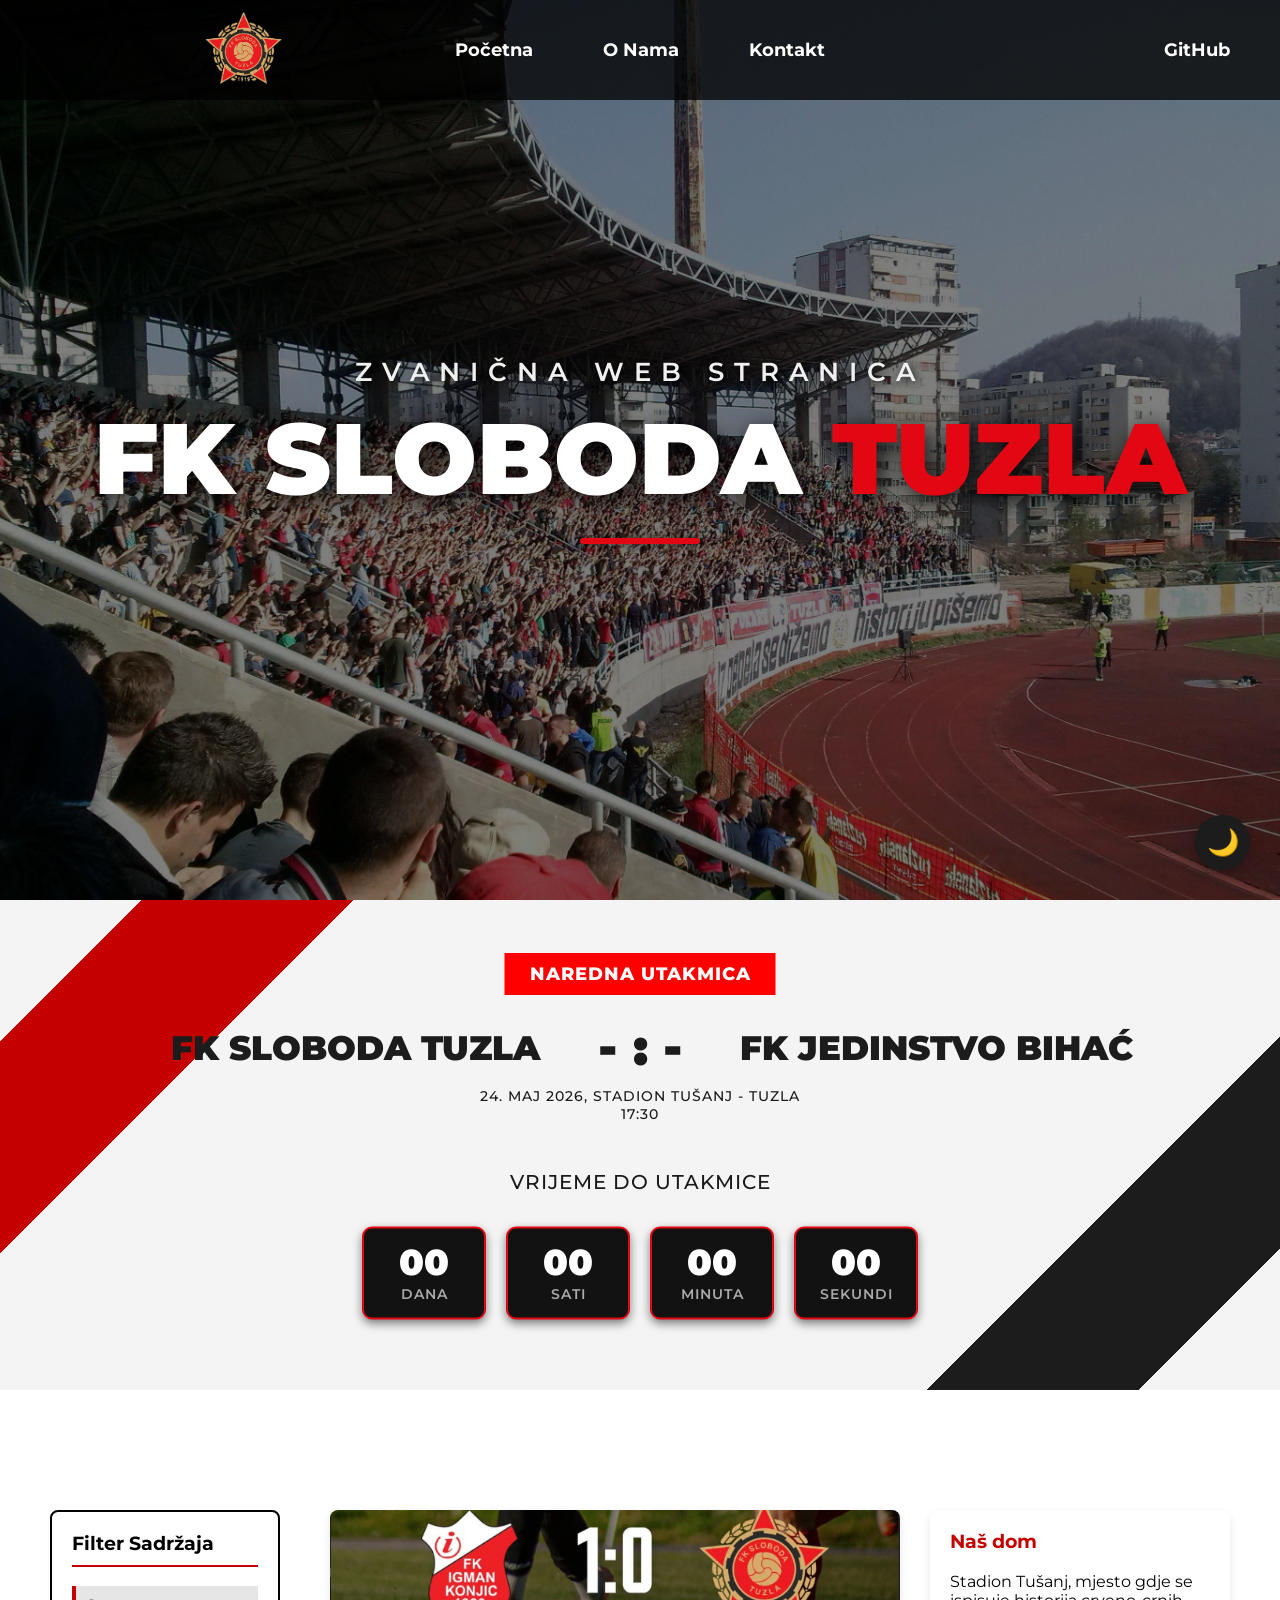
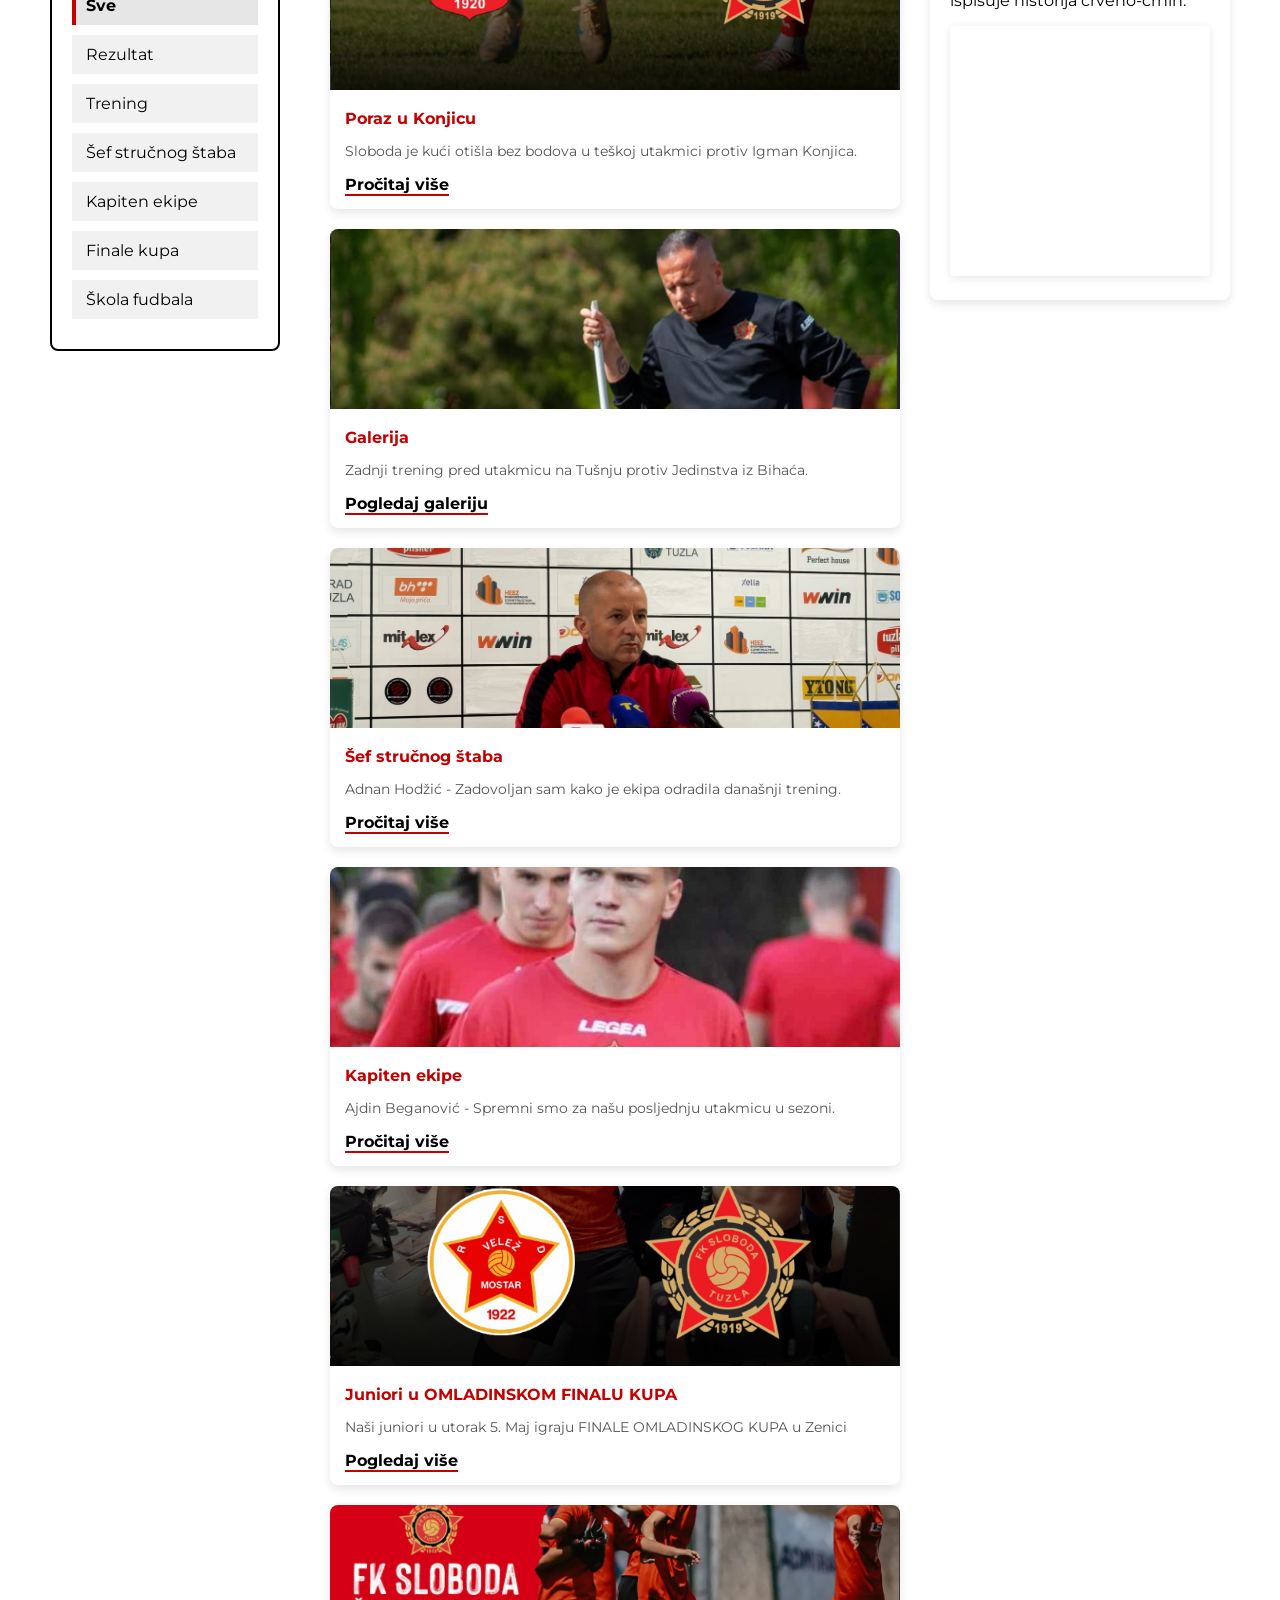
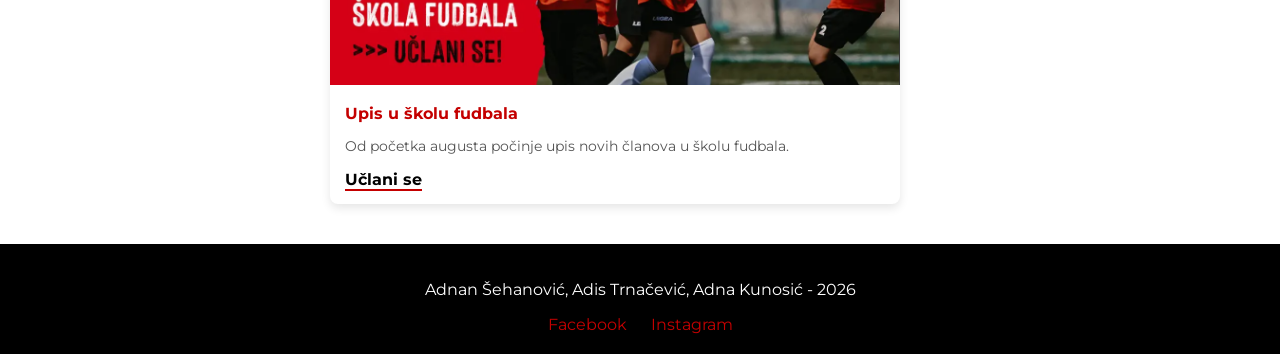
<file: index.html>
<!DOCTYPE html>
<html> 
  <head>
    <meta charset="UTF-8">
     <meta name="viewport" content="width=device-width, initial-scale=1.0">
<title> FK Sloboda Tuzla </title>   <!-- title dodaje tekst u tabu -->
<link rel="icon" type="image/png" href="images/SlobodaLogo.png"> <!-- link sluzi sa povezivanje sa vanjskim fajlom, rel icon nam govori da je to ikonica u tabu, type govori kakav je to tip ikonice u nasem slucaju slika png -->
  </head>

<body>
<link rel="stylesheet" href="css/tptpstil.css"> <!-- povezivanje sa css -->
<link href="https://fonts.googleapis.com/css2?family=Montserrat:wght@400;600;700&display=swap" rel="stylesheet"> <!-- povezivanje custom fonta -->

<nav class="meni">                            <!-- klasifikovanje menija -->
    <div class="logo">                        <!-- klasifikovanje logo -->
        <img src="images/SlobodaLogo.png" alt="Logo FK Sloboda">
    </div>

    <div class="linkovi">                 <!-- klasifikovanje linkova -->
        <a href="index.html">Početna</a>           <!-- dodavanje linkova, href salje na lokaciju -->
        <a href="sadrzaj.html">O Nama</a>
        <a href="kontakt.html">Kontakt</a>
    </div>

    <div class="github-desno">    <!-- odvajanje githuba desno -->
        <a href="https://github.com/adnansehanovic/Gupa4-TPTP-2026 " target="_blank">GitHub</a>
    </div>


</nav>


<section class="slika">
    <img src="images/tusanj6.jpg"  alt="Tusanj stadion">

      <div class="tekst-slika">
    <span class="mali-naslov">Zvanična WEB stranica</span>
    <h1>FK SLOBODA <span class="crveno">TUZLA</span></h1>
    <div class="ukrasna-linija"></div>
      </div>  
</section>



<section class="naredna-utakmica">

      <div class="crveni-box">
        <link href="https://fonts.googleapis.com/css2?family=Montserrat:wght@400;600;700;800&display=swap" rel="stylesheet">
        NAREDNA UTAKMICA
      </div>

      <div class="timovi-tekst">
        <h2>FK SLOBODA TUZLA</h2>
          <div class="rezultat">- : -</div>
        <h2>FK JEDINSTVO BIHAĆ</h2>
      </div>

<div class="detalji-utakmice">
   <br> 24. MAJ 2026, STADION TUŠANJ - TUZLA<br>
    17:30
</div>

<div class="detalji-utakmice1">
   <br> VRIJEME DO UTAKMICE

</div>

<div class="tajmer-kontejner">
    <div class="vrijeme-box">
        <span id="dani" class="broj">00</span>
        <span class="labela">Dana</span>
    </div>
    <div class="vrijeme-box">
        <span id="sati" class="broj">00</span>
        <span class="labela">Sati</span>
    </div>
    <div class="vrijeme-box">
        <span id="minute" class="broj">00</span>
        <span class="labela">Minuta</span>
    </div>
    <div class="vrijeme-box">
        <span id="sekunde" class="broj">00</span>
        <span class="labela">Sekundi</span>
    </div>
</div>


</section>



<!-- kontejneri -->
<div class="sadrzaj-kontejner">


        <nav class="lijevi-meni">
            <h3>Filter Sadržaja</h3>
            <button class="filter-btn active" data-filter="all">Sve</button>
            <button class="filter-btn" data-filter="Rezultat">Rezultat</button>
            <button class="filter-btn" data-filter="Trening">Trening</button>
            <button class="filter-btn" data-filter="Trener">Šef stručnog štaba</button>
            <button class="filter-btn" data-filter="Kapiten">Kapiten ekipe</button>
            <button class="filter-btn" data-filter="finale-kupa">Finale kupa</button>
            <button class="filter-btn" data-filter="Skola-fudbala">Škola fudbala</button>
        </nav>


        <main class="glavni-sadrzaj" id="kartice-grid">
           
            <div class="card" data-category="Rezultat">
                <img src="images/poraz1.PNG" alt="Rezultat">
                <div class="card-sadrzaj">
                    <h4>Poraz u Konjicu</h4>
                    <p>Sloboda je kući otišla bez bodova u teškoj utakmici protiv Igman Konjica.</p>
                    <a href="https://sportsport.ba/fudbal/fk-sloboda-fk-igman-ponisten-pogodak/520954">Pročitaj više</a>
                </div>
            </div>


            <div class="card" data-category="Trening">
                <img src="images/nikolatrening.PNG" alt="Trening">
                <div class="card-sadrzaj">
                    <h4>Galerija </h4>
                    <p>Zadnji trening pred utakmicu na Tušnju protiv Jedinstva iz Bihaća.</p>
                    <a href="#">Pogledaj galeriju</a>
                </div>
            </div>


            <div class="card" data-category="Trener">
                <img src="images/adnanh1.jpg" alt="Trener">
                <div class="card-sadrzaj">
                    <h4>Šef stručnog štaba</h4>
                    <p>Adnan Hodžić - Zadovoljan sam kako je ekipa odradila današnji trening.</p>
                    <a href="https://fksloboda.ba/adnan-hodzic-novi-sef-strucnog-staba/">Pročitaj više</a>
                </div>
            </div>


            <div class="card" data-category="Kapiten">
                <img src="images/bega.jpeg" alt="Kapiten">
                <div class="card-sadrzaj">
                    <h4>Kapiten ekipe</h4>
                    <p>Ajdin Beganović - Spremni smo za našu posljednju utakmicu u sezoni.</p>
                    <a href="#">Pročitaj više</a>
                </div>
            </div>


            <div class="card" data-category="finale-kupa">
                <img src="images/finalekupa.PNG" alt="finale-kupa">
                <div class="card-sadrzaj">
                    <h4>Juniori u OMLADINSKOM FINALU KUPA</h4>
                    <p>Naši juniori u utorak 5. Maj igraju FINALE OMLADINSKOG KUPA u Zenici</p>
                    <a href="#">Pogledaj više</a>
                </div>
            </div>


            <div class="card" data-category="Skola-fudbala">
                <img src="images/skolafudbala.PNG" alt="Skola-fudbala">
                <div class="card-sadrzaj">
                    <h4>Upis u školu fudbala</h4>
                    <p>Od početka augusta počinje upis novih članova u školu fudbala.</p>
                    <a href="#">Učlani se</a>
                </div>
            </div>


        </main>


        <aside class="desni-aside"> <!-- mapa -->
            <h3>Naš dom</h3>
            <p>Stadion Tušanj, mjesto gdje se ispisuje historija crveno-crnih.</p>
            <iframe
                class="mapa-okvir"
                src="https://maps.google.com/maps?q=Rudarska%20stadion%20Tu%C5%A1anj%20bb%2075000%20Tuzla%2C%20Bosnia%20and%20Herzegovina&t=m&z=15&output=embed&iwloc=near"
                allowfullscreen=""
                loading="lazy">
            </iframe>
        </aside>


    </div>



<!-- footer -->
<footer class="glavni-footer">
        <p>Adnan Šehanović, Adis Trnačević, Adna Kunosić - 2026</p>
        <div class="drustvene-mreze">
            <a href="https://www.facebook.com/FKSlobodaTuzla" target="_blank">Facebook</a>  
            <a href="https://www.instagram.com/fksloboda.tuzla/" target="_blank">Instagram</a>
        </div>
    </footer>


    <button id="mod-dugme" class="plivajuce-dugme">🌙</button>


    <script src="js/tptpskripte.js"></script>

</body>
</html>
</file>
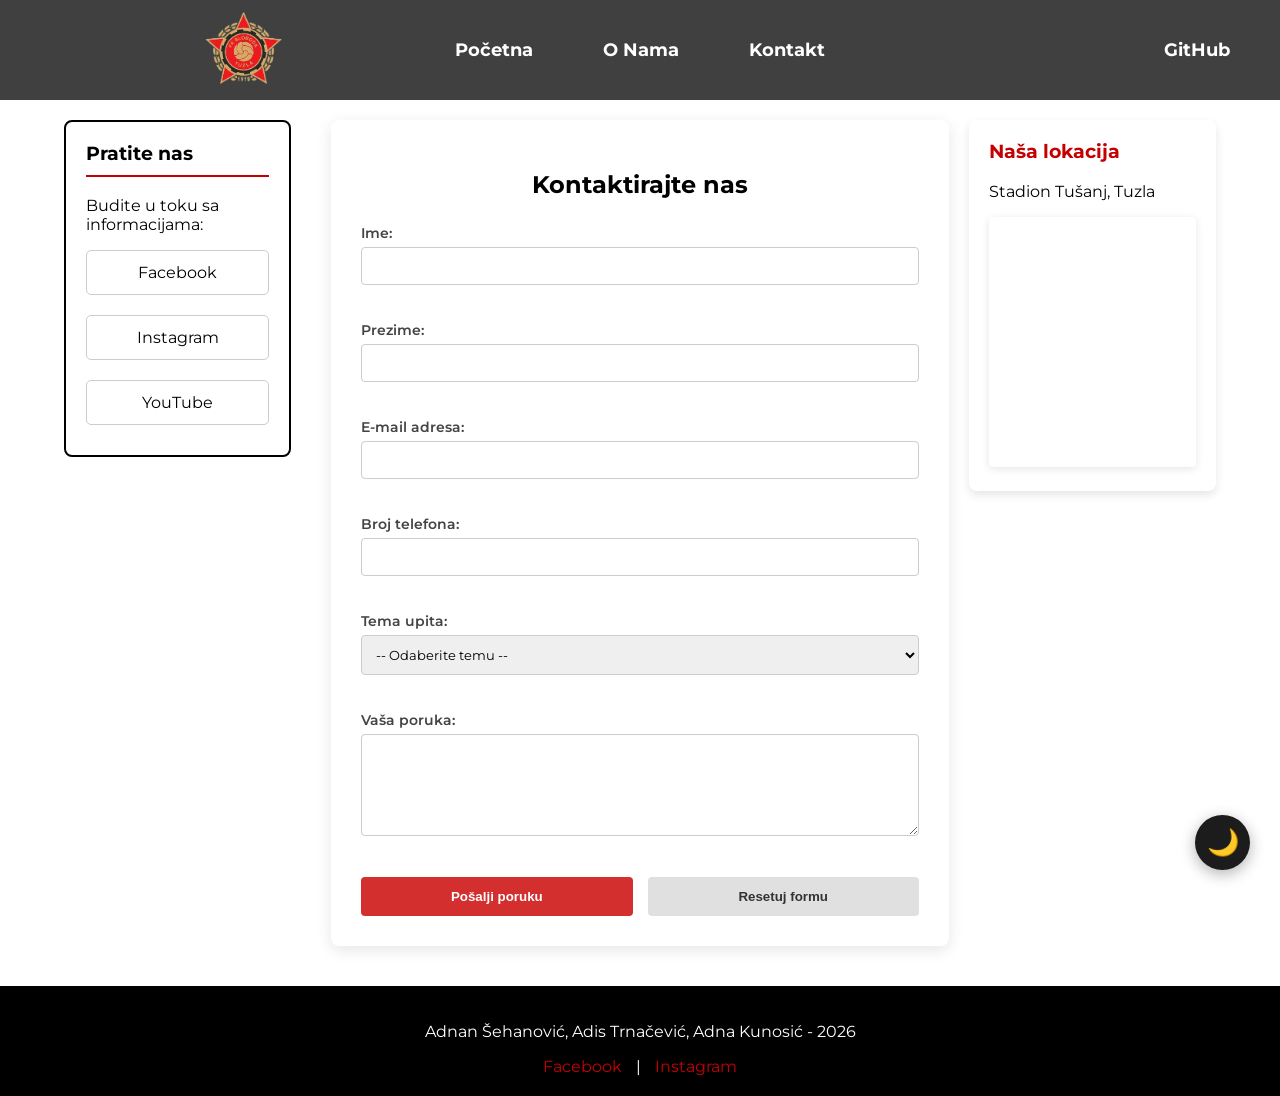
<file: kontakt.html>
<!DOCTYPE html>
<html lang="bs">
<head>
    <meta charset="UTF-8">
    <meta name="viewport" content="width=device-width, initial-scale=1.0">
    <title>FK Sloboda Tuzla</title> 
    <link rel="icon" type="image/png" href="images/SlobodaLogo.png">
    <link rel="stylesheet" href="css/tptpstil.css">
    <link href="https://fonts.googleapis.com/css2?family=Montserrat:wght@400;600;700&display=swap" rel="stylesheet">
</head>

<body>
<nav class="meni">
    <div class="logo">
        <img src="images/SlobodaLogo.png" alt="Logo FK Sloboda">
    </div>
    <div class="linkovi">
        <a href="index.html">Početna</a>
        <a href="sadrzaj.html">O Nama</a>
        <a href="kontakt.html">Kontakt</a>
    </div>
    <div class="github-desno">    <!-- odvajanje githuba desno -->
        <a href="https://github.com/adnansehanovic/Gupa4-TPTP-2026 " target="_blank">GitHub</a>
    </div>
</nav>

<div class="sadrzaj2-kontejner">

    <nav class="lijevi-meni">
        <h3>Pratite nas</h3>
        <p>Budite u toku sa informacijama:</p>
        <div class="kontakt-drustvene">
            <a href="https://facebook.com/fksloboda" target="_blank" class="filter-btn">Facebook</a>
            <a href="https://instagram.com/fksloboda" target="_blank" class="filter-btn">Instagram</a>
            <a href="https://youtube.com" target="_blank" class="filter-btn">YouTube</a>
        </div>
    </nav>

    <main class="glavni-sadrzaj">
    <div class="kontakt-kontejner">
    <h2>Kontaktirajte nas</h2>
    
    <div id="uspjehPoruka" class="skriveno"></div>

    <!--Gemini je pomogao
    novalidate onemogucava defaultnu validaciju browsera,
    jer cemo mi to raditi custom putem JavaScripta -->
    <form id="kontaktForma" novalidate> 
        
        <!--Gemini je pomogao
        label govori sta da unosi, for="ime" spaja labelu sa css inputom
        input pravi polje za unos teksta
        name="ime" sacuva vrijednost inputa kao ime = nesto
        span je prazan i aktivira kada je netacan unos -->
        <div class="forma-grupa">
            <label for="ime">Ime:</label>
            <input type="text" id="ime" name="ime">
            <span class="greska-tekst" id="imeGreska"></span>
        </div>

        <div class="forma-grupa">
            <label for="prezime">Prezime:</label>
            <input type="text" id="prezime" name="prezime">
            <span class="greska-tekst" id="prezimeGreska"></span>
        </div>
        

        <div class="forma-grupa">
            <label for="email">E-mail adresa:</label>
            <input type="text" id="email" name="email">
            <span class="greska-tekst" id="emailGreska"></span>
        </div>


        <div class="forma-grupa">
            <label for="telefon">Broj telefona:</label>
            <input type="text" id="telefon" name="telefon">
            <span class="greska-tekst" id="telefonGreska"></span>
        </div>

        <!--Gemini je pomogao
        Ovo je "drop-down menu" gdje se listaju opcije sa <option>
        Value predstavlja vrijednost koja se šalje na server -->
        <div class="forma-grupa">
            <label for="tema">Tema upita:</label>
            <select id="tema" name="tema">
                <option value="">-- Odaberite temu --</option>
                <option value="ulaznice">Ulaznice i članstvo</option>
                <option value="sponzorstvo">Sponzorstvo</option>
                <option value="novinari">Press i novinari</option>
                <option value="ostalo">Ostalo</option>
            </select>
            <span class="greska-tekst" id="temaGreska"></span>
        </div>
        
        <!--Gemini je pomogao
        textarea je polje za unos više redava teksta -->
        <div class="forma-grupa">
            <label for="poruka">Vaša poruka:</label>
            <textarea id="poruka" name="poruka" rows="5"></textarea>
            <span class="greska-tekst" id="porukaGreska"></span>
        </div>

        <!--Gemini je pomogao
        Ovdje se nalaze 2 dugmeta sa potvrdu ili resetovanje forme -->
        <div class="forma-akcije">
            <button type="submit" id="submitDugme">Pošalji poruku</button>
            <button type="button" id="resetDugme">Resetuj formu</button>
        </div>
    </form>
</div>
</main>

<aside class="desni-aside">
        <h3>Naša lokacija</h3>
        <p>Stadion Tušanj, Tuzla</p>
        <iframe
            class="mapa-okvir"
            src="https://maps.google.com/maps?q=Rudarska%20stadion%20Tu%C5%A1anj%20bb%2075000%20Tuzla%2C%20Bosnia%20and%20Herzegovina&t=m&z=15&output=embed&iwloc=near"
            allowfullscreen=""
            loading="lazy">
        </iframe>
    </aside>
</div>
    
<footer class="glavni-footer"> <!-- css footera -->
    <p> Adnan Šehanović, Adis Trnačević, Adna Kunosić - 2026 </p>
    <div class="drustvene-mreze">
        <a href="https://facebook.com/fksloboda">Facebook</a> | 
        <a href="https://instagram.com/fksloboda">Instagram</a>
    </div>
</footer>

<button id="mod-dugme" class="plivajuce-dugme">🌙</button>
<script src="js/tptpskripte.js"></script>

</body>
</html>
</file>
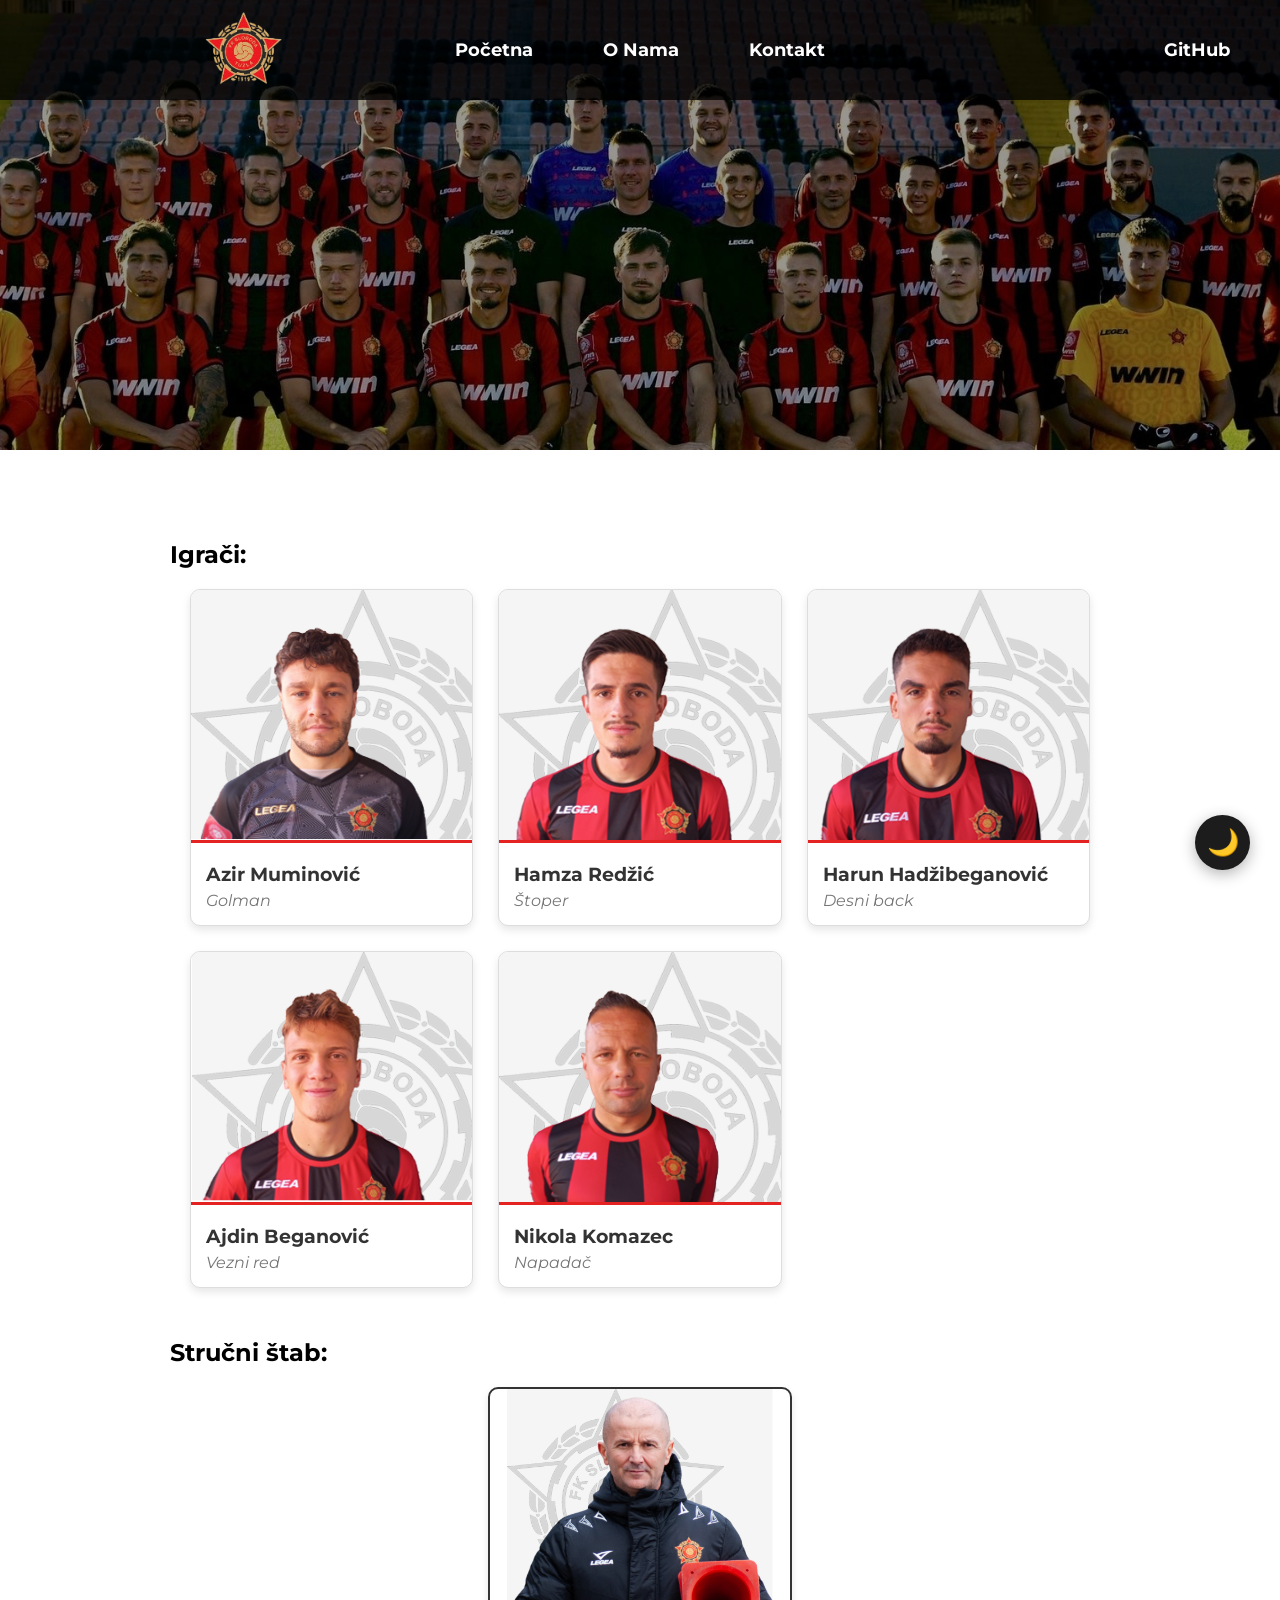
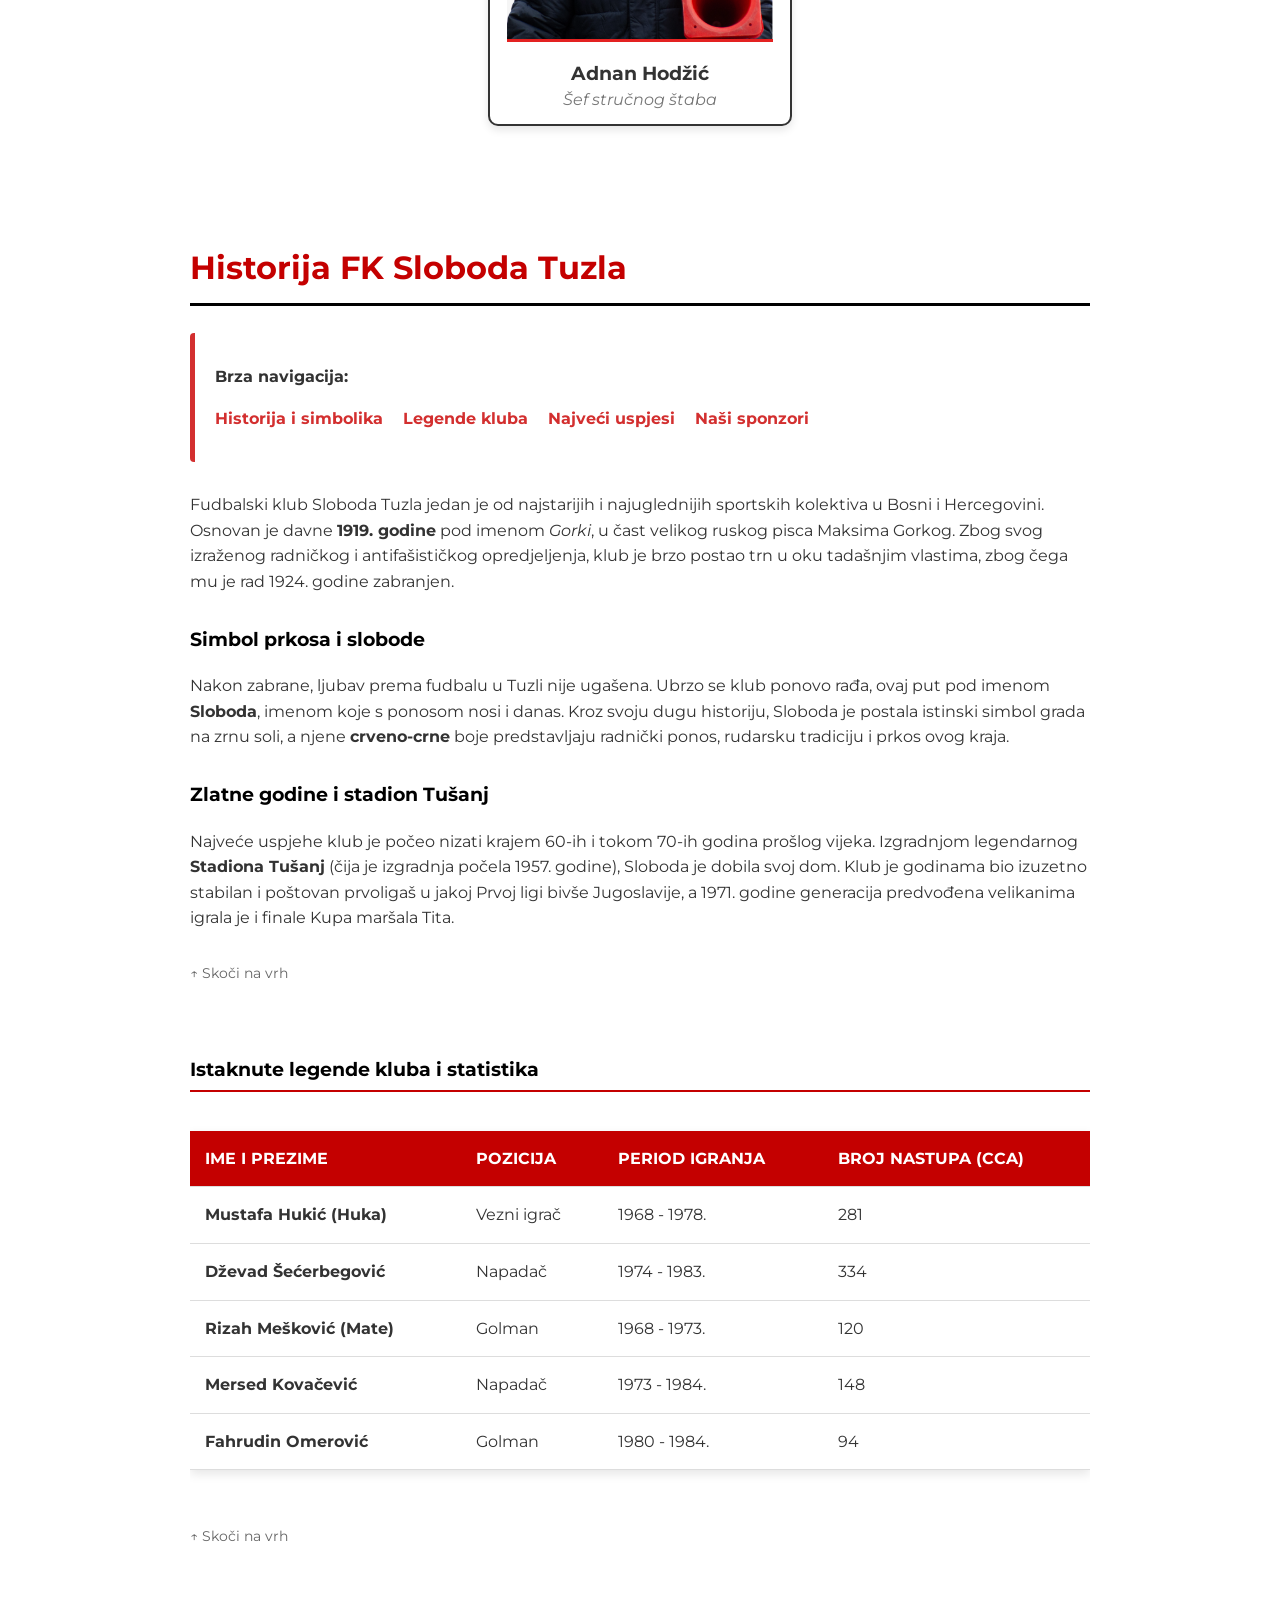
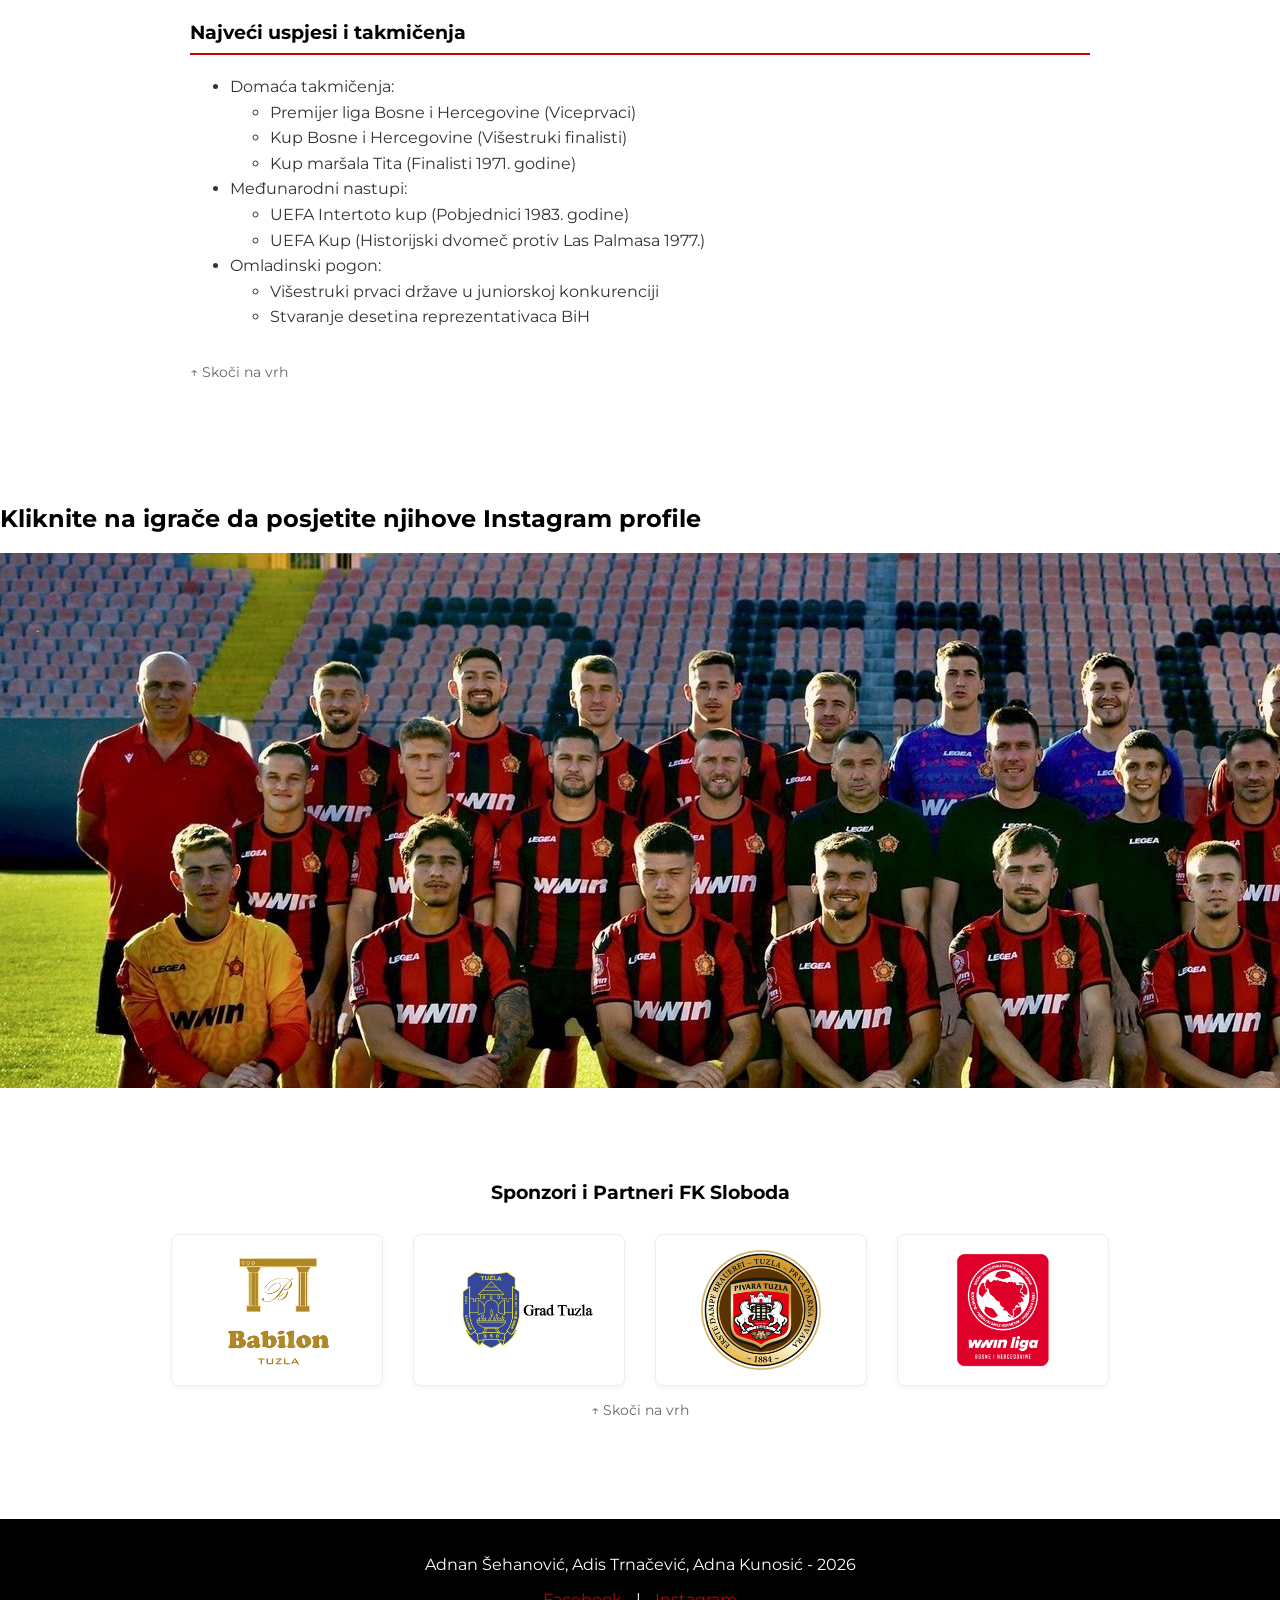
<file: sadrzaj.html>
<!DOCTYPE html>
<html lang="bs">
<head>
    <meta charset="UTF-8">
    <meta name="viewport" content="width=device-width, initial-scale=1.0">
    <title>FK Sloboda Tuzla</title>
    <link rel="icon" type="image/png" href="images/SlobodaLogo.png">
    <link rel="stylesheet" href="css/tptpstil.css">
    <link href="https://fonts.googleapis.com/css2?family=Montserrat:wght@400;600;700&display=swap" rel="stylesheet">
</head>

<body>
<nav class="meni">
    <div class="logo">
        <picture>
            <source srcset="images/SlobodaLogo.webp" type="image/webp">
            <img src="images/SlobodaLogo.png" alt="Logo FK Sloboda">
        </picture>
    </div>
    <div class="linkovi">
        <a href="index.html">Početna</a>
        <a href="sadrzaj.html">O Nama</a>
        <a href="kontakt.html">Kontakt</a>
    </div>
    <div class="github-desno">
        <a href="https://github.com/adnansehanovic/Gupa4-TPTP-2026" target="_blank">GitHub</a>
    </div>
</nav>
    
<section class="slika-pola">
    <img src="images/tusanj7.jpg" alt="Stadion Tušanj pola ekrana">
</section>

<section id="tim-galerija" class="sekcija-tim">
    
    <h2>Igrači:</h2>
    <div class="galerija-kontejner">
        
        <div class="tim-karta">
            <img src="images/azir.png" alt="Azir Muminović">
            <div class="tim-info">
                <h3>Azir Muminović</h3>
                <p>Golman</p>
            </div>
        </div>

        <div class="tim-karta">
            <img src="images/hamza.png" alt="Hamza Redžić">
            <div class="tim-info">
                <h3>Hamza Redžić</h3>
                <p>Štoper</p>
            </div>
        </div>

        <div class="tim-karta">
            <img src="images/harun.png" alt="Harun Hadžibeganović">
            <div class="tim-info">
                <h3>Harun Hadžibeganović</h3>
                <p>Desni back</p>
            </div>
        </div>

        <div class="tim-karta">
            <img src="images/bega.png" alt="Ajdin Beganović">
            <div class="tim-info">
                <h3>Ajdin Beganović</h3>
                <p>Vezni red</p>
            </div>
        </div>

        <div class="tim-karta">
            <img src="images/nikola.png" alt="Nikola Komazec">
            <div class="tim-info">
                <h3>Nikola Komazec</h3>
                <p>Napadač</p>
            </div>
        </div>

    </div> <h2 class="naslov-struka">Stručni štab:</h2>
    <div class="galerija-kontejner centrirano"> 
        
        <div class="tim-karta trener-karta">
            <img src="images/trener.png" alt="Glavni Trener">
            <div class="tim-info">
                <h3>Adnan Hodžić</h3>
                <p>Šef stručnog štaba</p>
            </div>
        </div>
    </div> 
</section>

<div class="historija-kontejner"> 
    <h2>Historija FK Sloboda Tuzla</h2>
     <!-- Gemini je pomogao. Prave se linkovi koji vode do odgovarajućih sekcija sa tagom # -->   
    <nav class="bookmark-meni">
        <p><strong>Brza navigacija:</strong></p>
        <ul>
            <li><a href="#istorija">Historija i simbolika</a></li>
            <li><a href="#legende">Legende kluba</a></li>
            <li><a href="#uspjesi">Najveći uspjesi</a></li>
            <li><a href="#sponzori">Naši sponzori</a></li>
        </ul>
    </nav>
    <!-- Sa id gornji bookmark link zna poslat korisnika ovdje
     na kraju se nalazi link sa samo # koji vodi na vrh stranice -->
    <section id="istorija">
        <p>Fudbalski klub Sloboda Tuzla jedan je od najstarijih i najuglednijih sportskih kolektiva u Bosni i Hercegovini. Osnovan je davne <strong>1919. godine</strong> pod imenom <em>Gorki</em>, u čast velikog ruskog pisca Maksima Gorkog. Zbog svog izraženog radničkog i antifašističkog opredjeljenja, klub je brzo postao trn u oku tadašnjim vlastima, zbog čega mu je rad 1924. godine zabranjen.</p>
        
        <h3>Simbol prkosa i slobode</h3>
        <p>Nakon zabrane, ljubav prema fudbalu u Tuzli nije ugašena. Ubrzo se klub ponovo rađa, ovaj put pod imenom <strong>Sloboda</strong>, imenom koje s ponosom nosi i danas. Kroz svoju dugu historiju, Sloboda je postala istinski simbol grada na zrnu soli, a njene <strong>crveno-crne</strong> boje predstavljaju radnički ponos, rudarsku tradiciju i prkos ovog kraja.</p>
        
        <h3>Zlatne godine i stadion Tušanj</h3>
        <p>Najveće uspjehe klub je počeo nizati krajem 60-ih i tokom 70-ih godina prošlog vijeka. Izgradnjom legendarnog <strong>Stadiona Tušanj</strong> (čija je izgradnja počela 1957. godine), Sloboda je dobila svoj dom. Klub je godinama bio izuzetno stabilan i poštovan prvoligaš u jakoj Prvoj ligi bivše Jugoslavije, a 1971. godine generacija predvođena velikanima igrala je i finale Kupa maršala Tita.</p>
        <a href="#" class="skoci-na-vrh">↑ Skoči na vrh</a>
    </section>

    <section id="legende">
        <h3 class="istaknuti-podnaslov">Istaknute legende kluba i statistika</h3> 
        <div class="overflow">
        <table class="tabela-sloboda"> 
            <thead>
                <tr>
                    <th>IME I PREZIME</th>
                    <th>POZICIJA</th>
                    <th>PERIOD IGRANJA</th>
                    <th>BROJ NASTUPA (CCA)</th>
                </tr>
            </thead>
            <tbody>
                <tr>
                    <td><strong>Mustafa Hukić (Huka)</strong></td>
                    <td>Vezni igrač</td>
                    <td>1968 - 1978.</td>
                    <td>281</td>
                </tr>
                <tr>
                    <td><strong>Dževad Šećerbegović</strong></td>
                    <td>Napadač</td>
                    <td>1974 - 1983.</td>
                    <td>334</td>
                </tr>
                <tr>
                    <td><strong>Rizah Mešković (Mate)</strong></td>
                    <td>Golman</td>
                    <td>1968 - 1973.</td>
                    <td>120</td>
                </tr>
                <tr>
                    <td><strong>Mersed Kovačević</strong></td>
                    <td>Napadač</td>
                    <td>1973 - 1984.</td>
                    <td>148</td>
                </tr>
                <tr>
                    <td><strong>Fahrudin Omerović</strong></td>
                    <td>Golman</td>
                    <td>1980 - 1984.</td>
                    <td>94</td>
                </tr>
            </tbody>
        </table>
        </div>
        <a href="#" class="skoci-na-vrh">↑ Skoči na vrh</a>
    </section>

    <section id="uspjesi">
        <h3 class="istaknuti-podnaslov">Najveći uspjesi i takmičenja</h3>
        <ul class="ugnijezdena-lista"> 
            <li>Domaća takmičenja:
                <ul>
                    <li>Premijer liga Bosne i Hercegovine (Viceprvaci)</li>
                    <li>Kup Bosne i Hercegovine (Višestruki finalisti)</li>
                    <li>Kup maršala Tita (Finalisti 1971. godine)</li>
                </ul>
            </li>
            <li>Međunarodni nastupi:
                <ul>
                    <li>UEFA Intertoto kup (Pobjednici 1983. godine)</li>
                    <li>UEFA Kup (Historijski dvomeč protiv Las Palmasa 1977.)</li>
                </ul>
            </li>
            <li>Omladinski pogon:
                <ul>
                    <li>Višestruki prvaci države u juniorskoj konkurenciji</li>
                    <li>Stvaranje desetina reprezentativaca BiH</li>
                </ul>
            </li>
        </ul>
        <a href="#" class="skoci-na-vrh">↑ Skoči na vrh</a>
    </section>
</div>
    
<!-- Gemini je pomogao. Određeni kordinati sa slike postanu klikabilni
 mogu biti vise oblika, i moze se staviti tekst kada se hovera preko -->
<div class="map-kontejner">
    <h2 class="istaknuti-podnaslov">Kliknite na igrače da posjetite njihove Instagram profile</h2>
    <img src="images/tusanj7.jpg" alt="Ekipa FK Sloboda na Tušnju" usemap="#image-map">
</div>

<map name="image-map">
    <area target="_blank" alt="Vedad Abidović" title="Vedad Abidović" href="https://www.instagram.com/v.abidovic/" coords="1356,227,44" shape="circle">
    <area shape="rect" coords="784,258,916,392" href="https://www.instagram.com/harunhadzibeganovic/" alt="Harun Hadžibeganović" title="Harun Hadžibeganović" target="_blank">
    <area target="_blank" alt="Ajdin Beganović" title="Ajdin Beganović" href="https://www.instagram.com/ajdinbbbb/" coords="425,216,50" shape="circle">
</map>

<section id="sponzori" class="sponzori-kontejner">
    <h3 class="istaknuti-podnaslov">Sponzori i Partneri FK Sloboda</h3>
    
    <div class="sponzori-grid">
        <a href="https://babilon.ba/" target="_blank" class="sponzor-karta">
            <img src="images/Babilon.png" alt="Babilon Tuzla">
        </a>
        <a href="https://grad.tuzla.ba/" target="_blank" class="sponzor-karta">
            <img src="images/Grad-tuzla.jpg" alt="Grad Tuzla">
        </a>
        <a href="https://pivaratuzla.ba/" target="_blank" class="sponzor-karta">
            <img src="images/Pivo.png" alt="Tuzlanska Pivara">
        </a>
        <a href="https://wwin.com/" target="_blank" class="sponzor-karta">
            <img src="images/WWin.png" alt="WWin">
        </a>
    </div>
    <div>
        <a href="#" class="skoci-na-vrh">↑ Skoči na vrh</a>
    </div>
</section>
<!-- Gemini je pomogao. dugme koje vraca na vrh stranice, &#8679; je "kod" za strelicu prema gore -->
<button id="nazadNaVrh" title="Povratak na vrh">&#8679;</button>
<button id="mod-dugme" class="plivajuce-dugme">🌙</button>
    
<footer class="glavni-footer"> <!-- css footera -->
    <p> Adnan Šehanović, Adis Trnačević, Adna Kunosić - 2026 </p>
    <div class="drustvene-mreze">
        <a href="https://facebook.com/fksloboda">Facebook</a> | 
        <a href="https://instagram.com/fksloboda">Instagram</a>
    </div>
</footer>

<script src="js/tptpskripte.js"></script>
    
</body>
</html>
</file>
<file: css/tptpstil.css>
/* -------------------------------------------------------- */



/*                       Index html                         */



/* -------------------------------------------------------- */

body {
    margin: 0;
    font-family: 'Montserrat' , sans-serif;
}



/* meni CSS */

.meni {
    height: 100px;
    background: rgba(0, 0, 0, 0.75);
    display: grid;
    grid-template-columns: 250px 1fr 250px;
    align-items: center;

    position: fixed;
    top: 0;
    left: 0;
    width: 100%;
    z-index: 9999;
}

.logo img {
  position: relative;
  margin-left: 200px;
  height: 87px;
}

.linkovi {
    width: 100%;
    display: flex;
    justify-content: center;
    gap: 70px;
}

.linkovi a, .github-desno a {
    color: white;
    text-decoration: none;
    font-weight: bold;
    font-size: 18px;
}

.linkovi a:hover, .github-desno a:hover {
    color: #c40000;
    transform: scale(1.1);
    transition: 0.5s;
}

.github-desno {
    display: flex;
    justify-content: flex-end; /* Gura link na desnu ivicu kolone */
    padding-right: 50px; /* Možeš mijenjati broj ako želiš da bude više ili manje udaljen od ivice ekrana */
}



/* Glavna pozadina */

.slika {
    width: 100%;
    height: 100vh;
    overflow: hidden;
}


.slika img {
    width: 100%;
    height: 100%;
    object-fit: cover;
    display: block;
}


.slika::after {
    content: "";
    position: absolute;
    top: 0;
    left: 0;
    width: 100%;
    height: 100%;
    background: rgba(0, 0, 0, 0.5); 
    z-index: 10; 
}



/* crveno-crni tekst vezano za naslov*/

.tekst-slika {
    position: absolute;
    top: 50%;
    left: 50%;
    transform: translate(-50%, -50%);
    text-align: center;
    z-index: 20;
    width: 100%;    
}

.mali-naslov {
    display: block;
    color: #f0f0f0;
    font-size: 26px;
    font-weight: 600;
    letter-spacing: 10px;        /* Širok razmak slova */
    text-transform: uppercase;
    margin-bottom: 20px;
    text-shadow: 2px 2px 10px rgba(0, 0, 0, 0.9);
}

.tekst-slika h1 {
    color: white; /* OBAVEZNO BIJELA BOJA ZA ČITLJIVOST! */
    font-size: 100px; /* POVEĆANO - ogromna slova */
    font-weight: 900;
    margin: 0;
    line-height: 1;
    text-shadow: 5px 5px 25px rgba(0, 0, 0, 0.9); /* Jaka crna sjenka ispod bijelih slova */
}

.crveno {
    color: #e30613;
}

.ukrasna-linija {
    width: 120px;
    height: 6px;
    background-color: #e30613;
    margin: 30px auto 0 auto;
    box-shadow: 0px 0px 10px rgba(0, 0, 0, 0.5);
    border-radius: 3px;
}



/* Naredna utakmica */

.naredna-utakmica {
    position: relative;
    width: 100%;
    height: calc(60vh - 50px);
    overflow: hidden;
    position: relative;
    background-color: #f4f4f4;

    background-image: 
            linear-gradient(135deg, transparent 100px, #c40000 0%, #c40000 250px, transparent 250px),
            linear-gradient(315deg, transparent 100px, #1c1c1c 0%, #1c1c1c 250px, transparent 250px);

}

.crveni-box {
    position: absolute;
    top: 15%;
    left: 50%;
    transform: translate(-50%, -50%);

    background: red;
    color: white;
    padding: 10px 25px;

    font-family: 'Montserrat', sans-serif;
    font-size: 18px;
    font-weight: 800;
    text-transform: uppercase;
    letter-spacing: 1px;
}

.timovi-tekst {
    position: absolute;
    top: 30%;
    left: 50%;
    transform: translate(-50%, -50%);

    display: flex;
    align-items: center;
    justify-content: center;

    width: 100%;
    color: #1c1c1c;
}

.timovi-tekst h2:first-of-type {    /* prva ekipa */
    flex: 1;
    text-align: right;
    margin: 0;
    font-size: 34px;
    font-weight: 900;
}

.timovi-tekst h2:last-of-type {    /* druga ekipa */
    flex: 1;
    text-align: left;
    margin: 0;
    font-size: 34px;
    font-weight: 900;
}

.rezultat {
    width: 120px;
    text-align: center;
    font-size: 50px;
    font-weight: 900;
    margin: 0 40px;
}

.detalji-utakmice {
    position: absolute;
    top: 40%;
    left: 50%;
    transform: translate(-50%, -50%);

    text-align: center;
    color: #1a1a1a;

    font-family: 'Montserrat', sans-serif;
    font-size: 14px;
    font-weight: 500;
    letter-spacing: 1px;
}

/*.detalji-utakmice strong {
    display: block;
    font-size: 22px;
    font-weight: 800;
    color: #1a1a1a;
    margin-top: 5px;
}*/

.detalji-utakmice1 {
    position: absolute;
    top: 55%;
    left: 50%;
    transform: translate(-50%, -50%);

    text-align: center;
    color: #1a1a1a;

    font-family: 'Montserrat', sans-serif;
    font-size: 20px;
    font-weight: 500;
    letter-spacing: 1px;
}

/* Naredna utakmica - TAMNA TEMA */
body.tamni-mod .naredna-utakmica {
    background-color: #1c1c1c;
    background-image: 
            linear-gradient(135deg, transparent 100px, #f4f4f4 0%, #f4f4f4 250px, transparent 250px),
            linear-gradient(315deg, transparent 100px, #c40000 0%, #c40000 250px, transparent 250px);
}

body.tamni-mod .timovi-tekst{
    color: #f4f4f4;
}

body.tamni-mod .detalji-utakmice{
    color: #f4f4f4;
}

body.tamni-mod .detalji-utakmice1{
    color: #f4f4f4;
}





/* Kontejner koji drži sve brojeve u redu */
.tajmer-kontejner {
    display: flex;
    justify-content: center;
    gap: 20px;
    margin-top: 30px;
    margin-bottom: 30px;
    position: absolute;
    top: 70%; /* Spuštamo ga prema dnu sekcije */
    left: 50%;
    transform: translate(-50%, -50%);
    width: 100%;
    z-index: 10;
}

/* Kutija za svaki pojedinačni broj (dani, sati...) */
.vrijeme-box {
    background-color: #121212; /* Tamno siva/crna pozadina */
    border: 2px solid #e30613; /* Crveni obrub (Sloboda) */
    border-radius: 10px;
    padding: 15px 20px;
    text-align: center;
    min-width: 80px;
    box-shadow: 0 4px 10px rgba(0, 0, 0, 0.5);
}

/* Veliki brojevi u tajmeru */
.vrijeme-box .broj {
    display: block;
    color: white;
    font-size: 36px;
    font-weight: 900;
    line-height: 1;
    margin-bottom: 5px;
}

/* Manji tekst ispod brojeva (Dana, Sati...) */
.vrijeme-box .labela {
    display: block;
    color: #aaaaaa;
    font-size: 14px;
    font-weight: 600;
    text-transform: uppercase;
    letter-spacing: 1px;
}



/* sekcija 3 */

.sadrzaj-kontejner {
    display: grid;
    grid-template-columns: 250px 1fr 300px; /* Lijevo(250px), Sredina(ostatak), Desno(300px) */
    gap: 30px;
    padding: 40px 50px;
    max-width: 1400px;
    margin: 0 auto;
}

/*body.tamni-mod .sadrzaj-kontejner{
    background: black;
}*/

/* --- LIJEVA NAVIGACIJA (FILTERI) --- */
.lijevi-meni {
    background: white;
    padding: 20px;
    flex: 1;
    border: 2px solid #000;
    border-radius: 8px;
    align-self: start;
}


.lijevi-meni h3 {
    margin-top: 0;
    border-bottom: 2px solid #c40000;
    padding-bottom: 10px;
}

.filter-btn {
    display: block;
    width: 100%;
    padding: 10px;
    margin-bottom: 10px;
    background: #f1f1f1;
    border: none;
    text-align: left;
    font-size: 16px;
    cursor: pointer;
    font-family: inherit;
    border-left: 4px solid transparent;
    transition: 0.3s;
}


.filter-btn:hover, .filter-btn.active {
    background: #e6e6e6;
    border-left: 4px solid #c40000;
    font-weight: bold;
}

/* --- LIJEVA NAVIGACIJA (FILTERI) - TAMNO */
body.tamni-mod .lijevi-meni {
    background: #2a2a2a;
    border: 2px solid #c40000;
    color: #f4f4f4;
}

body.tamni-mod .filter-btn {
    background: #1a1a1a;
    color: #f4f4f4;
}

body.tamni-mod .filter-btn:hover {
    background: #1a1a1a;
    border-left: 4px solid #c40000;
    font-weight: bold;
}

body.tamni-mod .filter-btn.active {
    background: #1a1a1a;
    border-left: 4px solid #c40000;
    font-weight: bold;
    color: #f4f4f4;
}


/* --- GLAVNI SADRŽAJ (KARTICE) --- */
.glavni-sadrzaj {
    display: grid;
    grid-template-columns: repeat(auto-fit, minmax(280px, 1fr));
    gap: 20px;
    align-content: start;
}
/* pozadina tamna */
body.tamni-mod {
    background: #121212;
}

.card {
    background: white;
    border-radius: 8px;
    overflow: hidden;
    box-shadow: 0 4px 10px rgba(0,0,0,0.1);
}

.card img {
    width: 100%;
    height: 180px;
    object-fit: cover;
}

.card-sadrzaj {
    padding: 15px;
}

.card-sadrzaj h4 {
    margin: 0 0 10px 0;
    color: #c40000;
}

.card-sadrzaj p {
    font-size: 14px;
    color: #555;
    margin-bottom: 15px;
}

.card-sadrzaj a {
    text-decoration: none;
    color: #000;
    font-weight: bold;
    border-bottom: 2px solid #c40000;
}

/* --- GLAVNI SADRŽAJ (KARTICE) - TAMNO */

body.tamni-mod .card {
    background: #2a2a2a;
}
body.tamni-mod .card-sadrzaj p {
    color: #f4f4f4;
}
body.tamni-mod .card-sadrzaj a {
    color: #f4f4f4;
}



/* --- DESNA SEKCIJA (ASIDE) --- */
.desni-aside {
    background: white;
    padding: 20px;
    border-radius: 8px;
    box-shadow: 0 4px 10px rgba(0,0,0,0.1);
    align-self: start;
}

.desni-aside h3 {
    margin-top: 0;
    color: #c40000;
}

/* --- GLAVNI SADRŽAJ (KARTICE) - TAMNO */

body.tamni-mod .desni-aside {
    background: #2a2a2a;
    color: #f4f4f4;
    border: 2px solid #c40000
}
body.tamni-mod .desni-aside h3 {
    background: #2a2a2a;
    color: #f4f4f4;
}



/* glavni footer */
.glavni-footer {
    background: black;
    color: white;
    text-align: center;
    padding: 20px;
    margin-top: 0px;
}

.drustvene-mreze a {
    color: #c40000;
    text-decoration: none;
    margin: 0 10px;
}



/* --- PLIVAJUĆE DUGME ZA TEMU --- */
.plivajuce-dugme {
    position: fixed; /* Fiksira ga za ekran, prati skrol */
    bottom: 30px;    /* Udaljenost od dna */
    right: 30px;     /* Udaljenost od desne ivice */
    width: 55px;
    height: 55px;
    border-radius: 50%; /* Pravi savršen krug */
    background-color: #1c1c1c; /* Tamna pozadina dugmeta na svijetloj temi */
    color: #f4f4f4;
    border: none;
    font-size: 26px; /* Veličina ikonice */
    cursor: pointer;
    box-shadow: 0 4px 15px rgba(0, 0, 0, 0.3); /* Daje 3D efekat odignutosti */
    z-index: 1000; /* Osigurava da dugme uvijek bude IZNAD ostalih elemenata */
    display: flex;
    align-items: center;
    justify-content: center;
    transition: transform 0.3s ease, background-color 0.3s ease;
}

/* Hover efekat - blago se poveća kad pređeš mišem */
.plivajuce-dugme:hover {
    transform: scale(1.1);
}

/* Izgled dugmeta kada se aktivira TAMNI MOD */
body.tamni-mod .plivajuce-dugme {
    background-color: #f4f4f4; /* Dugme postaje bijelo */
    color: #1c1c1c;
    box-shadow: 0 4px 15px rgba(255, 255, 255, 0.1);
}

/* animacija */
.tekst-slika {
    animation: fadeInTekst 2s ease-in-out forwards;
}

@keyframes fadeInTekst {
    from {
        opacity: 0;
    }
    to {
        opacity: 1;
    }
}


/* -------------------------------------------------------- */



/*                      Sadrzaj html                        */



/* -------------------------------------------------------- */
 :root {
    --sloboda-crvena: #d32f2f;
    --sloboda-tamna: #b71c1c;
    --tekst-glavni: #333333;
    --siva-pozadina: #f5f5f5;
    --glavni-font: 'Montserrat', sans-serif;
}

html{
    scroll-behavior: smooth;
    scroll-padding-top: 100px;
}

/* Gemini je pomogao
Pozadinska slika zauzima citavu sirinu ekrana
i visinu od 50% viewport visine
overflow hidden "sakrije" dio slike ako ode preko granice kontejnera
relative position restriktira tamni sloj preko slike na samu sliku */
.slika-pola {
    width: 100%;
    height: 50vh; 
    overflow: hidden;
    position: relative;
}

/* Gemini je pomogao
Slika zauzima citav prostor kontejnera
object fit odjece dio slike koji ode preko granice kontejnera*/
.slika-pola img {
    width: 100%;
    height: 100%;
    object-fit: cover; 
}

/* Gemini je pomogao
Stavlja zatamnjenje preko slike
::after je pseudo-element koji pravi kontener bez ikakvog teksta zbog cotent:""
aposolutna pozicija i top 0 left 0, ga forsira da se pozicionira u gornjem lijevom uglu
prosiri se preko cijelog kontejnera, i boja se stavlja kao crna i providnost 60%
z-index: 10 stavlja ovaj sloj iznad slike, ali ispod teksta (koji ce imati z-index: 20); */
.slika-pola::after {
    content: "";
    position: absolute;
    top: 0;
    left: 0;
    width: 100%;
    height: 100%;
    background: rgba(0, 0, 0, 0.4);
    z-index: 10;
}

/* Gemini je dao prijedlog za marginu auto sa lijeve i desne strane
sto centrira kontejner na stranici,
i za line height sto mijenja vertikalni razmak izmedu linija*/
.historija-kontejner {
    max-width: 900px;
    margin: 50px auto;
    padding: 20px;
    text-align: left;
    line-height: 1.6;
    color: #333;
}

.historija-kontejner h2 {
    color: #c40000;
    font-size: 32px;
    border-bottom: 3px solid #000;
    padding-bottom: 10px;
}

.historija-kontejner h3 {
    color: #000;
    margin-top: 30px;
}

.historija-kontejner .istaknuti-podnaslov {
    margin-top: 40px;
    border-bottom: 2px solid #c40000;
    padding-bottom: 5px;
}

.tabela-sloboda {
    width: 100%;
    border-collapse: collapse;
    margin-top: 20px;
    margin-bottom: 40px;
    font-family: 'Montserrat', sans-serif;
    box-shadow: 0 4px 10px rgba(0,0,0,0.1); 
    background-color: white;
    overflow-x: scroll;
}

.tabela-sloboda th, .tabela-sloboda td {
    padding: 15px;
    text-align: left;
    border-bottom: 1px solid #ddd;
}

.tabela-sloboda th {
    background-color: #c40000;
    color: white;
    font-weight: 700;
    font-size: 16px;
}

.sponzori-kontejner {
    max-width: 940px;
    margin: 50px auto;
    padding: 20px;
    text-align: center;
}

.sponzori-grid {
    display: flex;
    flex-wrap: wrap;
    justify-content: center;
    gap: 30px;
    margin-top: 30px;
}

/* Gemini je pomogao
display, justify-content i align-items komplet centriraju sliku u kontejneru */
.sponzor-karta {
    width: 180px;
    height: 120px;
    display: flex;
    align-items: center;
    justify-content: center;
    background-color: #fff;
    border: 1px solid #eee;
    border-radius: 8px;
    padding: 15px;
    box-shadow: 0 2px 5px rgba(0,0,0,0.05);
    transition: box-shadow 0.4s; 
}

/* Gemini je pomogao
object-fit: contain osigurava da slika stane unutar kontejnera bez deformisanja */
.sponzor-karta img {
    max-width: 100%;
    max-height: 100%;
    object-fit: contain;
}

.sponzor-karta:hover {
    box-shadow: 0 8px 20px rgba(0,0,0,0.15);
}

.bookmark-meni {
    background-color: var(--pozadina-siva);
    padding: 15px 20px;
    margin-bottom: 30px;
    border-left: 5px solid var(--sloboda-crvena);
    border-radius: 4px;
}

.bookmark-meni ul {
    list-style-type: none;
    padding-left: 0;
    display: flex;
    gap: 20px;
    flex-wrap: wrap;
}

.bookmark-meni a {
    color: var(--sloboda-crvena);
    text-decoration: none;
    font-weight: bold;
    font-family: var(--glavni-font);
}

.bookmark-meni a:hover {
    color: var(--sloboda-tamna);
    text-decoration: underline;
}

/* Gemini je pomogao
display: inline-block pravi da moze margin utjecati na link */
.skoci-na-vrh {
    display: inline-block;
    margin-top: 15px;
    margin-bottom: 30px;
    color: #666;
    text-decoration: none;
    font-size: 0.9em;
}

.skoci-na-vrh:hover {
    color: var(--sloboda-crvena);
}

#nazadNaVrh {
    display: none; /* JS će ovo promijeniti u 'block' */
    position: fixed; 
    bottom: 30px; 
    right: 100px; 
    z-index: 9999;
    border: none; 
    background-color: #c40000;
    color: white; 
    cursor: pointer; 
    padding: 15px; 
    width: 50px;
    height: 50px;
    border-radius: 50%;
    font-size: 20px; 
    box-shadow: 0px 4px 10px rgba(0,0,0,0.5);
    line-height: 1;
}

.galerija-kontejner {
    display: grid;
    grid-template-columns: repeat(auto-fit, minmax(250px, 1fr));
    gap: 25px;
    padding: 0 20px;
}

.tim-karta {
    background-color: #fff;
    border: 1px solid #ddd;
    border-radius: 10px;
    overflow: hidden;
    box-shadow: 0 4px 8px rgba(0,0,0,0.1);
    transition: 0.3s;
}

.tim-karta:hover {
    transform: translateY(-5px);
    box-shadow: 0 8px 16px rgba(0,0,0,0.2);
}

.tim-karta img {
    height: 250px;
    border-bottom: 3px solid #E32221;
}

.tim-info {
    padding: 15px;
}

.tim-info h3 {
    margin: 0 0 5px 0;
    font-size: 1.2rem;
    color: #333;
}

.tim-info p {
    margin: 0;
    color: #777;
    font-style: italic;
}

.trener-karta {
    border: 2px solid #333;
    text-align: center;
}

.naslov-struka {
    margin-top: 50px; 
}

.galerija-kontejner.centrirano {
    display: flex;
    justify-content: center;
}

.galerija-kontejner.centrirano .tim-karta {
    width: 100%;
    max-width: 300px;
}

.sekcija-tim {
    max-width: 940px;
    margin: 50px auto;
    padding: 20px;
}

body.tamni-mod .sekcija-tim h2 {
    color: #f4f4f4;
}

body.tamni-mod .istaknuti-podnaslov {
    color: #f4f4f4;
}

body.tamni-mod .historija-kontejner {
    color: #f4f4f4;
}

body.tamni-mod .historija-kontejner h2 {
    border-bottom: 3px solid #c40000;
}

body.tamni-mod .historija-kontejner h3 {
    color: #f4f4f4;
}

body.tamni-mod .tabela-sloboda {
    background-color: #1a1a1a;
    color: #f4f4f4;
    box-shadow: 0 4px 10px rgba(255, 255, 255, 0.05);
}

body.tamni-mod .tabela-sloboda td {
    border-bottom: 1px solid #333;
}

body.tamni-mod .sponzor-karta, 
body.tamni-mod .tim-karta {
    background-color: #1a1a1a;
    border: 1px solid #333;
}

body.tamni-mod .tim-info h3 {
    color: #f4f4f4;
}

body.tamni-mod .tim-info p {
    color: #bbb;
}

body.tamni-mod .bookmark-meni {
    background-color: #1a1a1a;
    border-left: 5px solid #c40000;
}

.map-kontejner {
    overflow-x: auto;
}

.overflow{
    overflow-x: auto;
}

/* -------------------------------------------------------- */



/*                      Kontakt html                        */



/* -------------------------------------------------------- */

.sadrzaj2-kontejner {
    display: grid;
    grid-template-columns: 1fr 2.5fr 1fr; 
    gap: 20px;
    padding: 140px 5% 40px 5%;
    max-width: 1400px;
    margin: 0 auto;
    padding-top: 140px;
}

.kontakt-kontejner {
    background-color: white;
    padding: 30px;
    border-radius: 8px;
    box-shadow: 0 4px 15px rgba(0,0,0,0.1);
    box-sizing: border-box;
}

.kontakt-kontejner h2 {
    text-align: center;
    margin-bottom: 25px;
    color: black;
}

/* Gemini
stavili smo kontejner da bude flex, kako bi redali elemente
u njemu jedno ispod drugog sa column naredbom */
.forma-grupa {
    display: flex;
    flex-direction: column;
    margin-bottom: 15px;
}

/* Gemini je pomogao
0.9em znaci da je tekst 90% velicine osnovnog fonta */
.forma-grupa label {
    margin-bottom: 5px;
    font-weight: 600;
    font-size: 0.9em;
    color: #444;
}

/* Gemini je pomogao
sve css atribute se primjenjuju na elemente unutar forma-grupa */
.forma-grupa input, 
.forma-grupa select, 
.forma-grupa textarea {
    padding: 10px;
    border: 1px solid #ccc;
    border-radius: 4px;
    font-family: var(--glavni-font);
}

.forma-grupa input:focus, 
.forma-grupa select:focus, 
.forma-grupa textarea:focus {
    border-color: var(--sloboda-crvena);
    outline: none;
}

.forma-akcije {
    display: flex;
    gap: 15px;
    margin-top: 20px;
}

/* Gemini je pomogao
flex: 1 popunjava prostor ravnomjerno izmedu elemenata */
.forma-akcije button {
    padding: 12px 20px;
    border: none;
    border-radius: 4px;
    cursor: pointer;
    font-weight: bold;
    flex: 1;
}

#submitDugme {
    background-color: var(--sloboda-crvena);
    color: white;
}

#submitDugme:hover { background-color: var(--sloboda-tamna); }

#resetDugme {
    background-color: #e0e0e0;
    color: #333;
}

#resetDugme:hover { background-color: #bdbdbd; }

/* Gemini je pomogao
!important daje prioritet ovim atributima kada je "aktivirano" */
.input-greska {
    border: 2px solid #e53935 !important;
    background-color: #ffebee;
}

.greska-tekst {
    color: #e53935;
    font-size: 0.8em;
    margin-top: 5px;
    min-height: 16px;
}

.skriveno {
    display: none;
}

.poruka-zelena {
    display: block;
    background-color: #e8f5e9;
    color: #2e7d32;
    padding: 15px;
    border-radius: 4px;
    border: 1px solid #c8e6c9;
    margin-bottom: 20px;
    text-align: center;
}

.kontakt-drustvene {
    display: flex;
    flex-direction: column;
    gap: 10px;
    margin-top: 15px;
}

.kontakt-drustvene .filter-btn {
    text-decoration: none;
    color: black;
    background: white;
    border: 1px solid #ccc;
    border-radius: 5px;
    text-align: center;
    transition: 0.3s;
    width: 100%;      
    margin-left: 0;   
    margin-right: 0;    
    text-align: center; 
    padding: 12px 0;    
    display: block;
    box-sizing: border-box;
}

.kontakt-drustvene .filter-btn:hover {
    background-color: var(--sloboda-crvena);
    color: white;
    border-color: var(--sloboda-crvena);
}

.mapa-okvir {
    width: 100%;
    height: 250px;
    border: 0;     
    border-radius: 4px;
    box-shadow: 0 2px 8px rgba(0,0,0,0.1);
}

body.tamni-mod .kontakt-kontejner, 
body.tamni-mod .lijevi-meni,
body.tamni-mod .desni-aside{
    background-color: #1a1a1a;
    box-shadow: 0 4px 15px rgba(0, 0, 0, 0.5);
    color: #f4f4f4;
}

body.tamni-mod .kontakt-kontejner h2 {
    color: #f4f4f4;
}

body.tamni-mod .forma-grupa label {
    color: #bbb;
}

body.tamni-mod .forma-grupa input, 
body.tamni-mod .forma-grupa select, 
body.tamni-mod .forma-grupa textarea {
    background-color: #2a2a2a;
    border: 1px solid #444;
    color: #f4f4f4;
}

body.tamni-mod .forma-grupa input:focus, 
body.tamni-mod .forma-grupa select:focus, 
body.tamni-mod .forma-grupa textarea:focus {
    border-color: #c40000;
    outline: none;
}

body.tamni-mod .kontakt-drustvene .filter-btn {
    background: #2a2a2a;
    color: white;
    border-color: #444;
}

body.tamni-mod #resetDugme {
    background-color: #333;
    color: #f4f4f4;
}

body.tamni-mod #resetDugme:hover {
    background-color: #444;
}

body.tamni-mod .poruka-zelena {
    background-color: #1b3320;
    color: #81c784;
    border: 1px solid #2e7d32;
}

.sadrzaj-kontejner, .sadrzaj2-kontejner {
    padding-top: 120px !important;
    position: relative;
}

.lijevi-meni {
    position: relative !important;
    margin-right: 20px;
    z-index: 10;
}

html, body {
    overflow-x: hidden !important; 
}


/* --------RESPONZIVNOST--------- */

@media (min-width: 600px) and (max-width: 900px) {
   .meni {
        display: flex !important;
        flex-direction: row !important; 
        align-items: center !important;
        flex-wrap: wrap !important;
        padding: 10px 15px !important;
        height: auto !important;
        position: fixed !important;
        top: 0 !important; 
        left: 0 !important; 
        box-sizing: border-box !important;
        z-index: 9999 !important;
    }

    .linkovi {
        display: flex !important;
        flex-direction: row !important;
        gap: 12px !important;
        margin: 0 !important;
        align-items: center !important;
    }

    .github-desno {
        display: flex !important;
        justify-content: center !important;
        align-items: center !important;
        width: 100% !important; 
        margin-top: 15px !important;

    }

    .tekst-slika h1 {
        font-size: 2.5rem;
        margin-top: 130px;
    }

    .naredna-utakmica {
        position: relative;
        height: auto;
        min-height: auto;
        display: flex;
        flex-direction: column;
        align-items: center;
        justify-content: center;
        padding: 40px 10px;
        gap: 15px;
    }

    .naredna-utakmica * {
        position: relative;
        top: auto;
        bottom: auto;
        left: auto;
        right: auto;
        transform: none;
        margin: 0;
        line-height: 1.3;
        text-align: center;
        width: auto;
    }

    .naredna-utakmica h2, 
    .naredna-utakmica h3 {
        font-size: 1.4rem;
        white-space: normal;
    }

    .naredna-utakmica span, 
    .naredna-utakmica div.znacka { 
        margin-bottom: 10px;
        display: inline-block;
    }
    
    .tajmer-kontejner {
        display: grid;
        grid-template-columns: repeat(2, 1fr);
        gap: 10px;
        max-width: 300px;
        margin: 20px auto 0 auto;
    }
  
    .timovi-tekst {
        display: flex;
        flex-direction: column;
        align-items: center;
        justify-content: center;
        text-align: center;
        gap: 15px;
        width: 100%;
        position: static;
        transform: none;
    }

    .timovi-tekst * { 
        position: static !important; 
        transform: none !important;
        margin: 0;
        line-height: 1.3;
    }

    .timovi-tekst h2, .timovi-tekst h3 {
        font-size: 25px !important;
    }

    .vrijeme-box {
        min-width: 80px;
        padding: 10px;
    }

    .sadrzaj-kontejner, .sadrzaj2-kontejner {
        padding-top: 190px; 
        display: block; 
    }

    .sadrzaj2-kontejner {
        margin-top: 100px;
    }

    .lijevi-meni, .glavni-sadrzaj, .desni-aside {
        width: 100% !important;
        margin: 0 0 20px 0;
        box-sizing: border-box;
    }

    .mali-naslov1 {
        font-size: 1.2rem;
    }
}

@media (max-width: 599px) {
    /* Gemini je dao ideju da se sve stavi na !important, 
    sto daje prednost ovim atributima kada se aktiviraju.
    Vjerovatno ne treba vecina !important ali je tesko pratit koji je potreban */
    .meni {
        display: flex !important;
        flex-direction: column !important; 
        align-items: center !important;
        flex-wrap: wrap !important;
        padding: 10px 15px !important;
        height: auto !important;
        position: fixed !important;
        top: 0 !important; 
        left: 0 !important; 
        box-sizing: border-box !important;
        z-index: 9999 !important;
    }

    .linkovi {
        display: flex !important;
        flex-direction: row !important;
        gap: 12px !important;
        margin: 0 !important;
        align-items: center !important;
    }

    .github-desno {
        display: flex !important;
        justify-content: center !important;
        align-items: center !important;
        width: 100% !important; 
        margin-top: 15px !important;

    }

    .tekst-slika h1 {
        font-size: 1.5rem;
        margin-top: 130px;
    }

    .naredna-utakmica {
        position: relative;
        height: auto;
        min-height: auto;
        display: flex;
        flex-direction: column;
        align-items: center;
        justify-content: center;
        padding: 40px 10px;
        gap: 15px;
    }

    .naredna-utakmica * {
        position: relative;
        top: auto;
        bottom: auto;
        left: auto;
        right: auto;
        transform: none;
        margin: 0;
        line-height: 1.3;
        text-align: center;
        width: auto;
    }

    .naredna-utakmica h2, 
    .naredna-utakmica h3 {
        font-size: 1.4rem;
        white-space: normal;
    }

    .naredna-utakmica span, 
    .naredna-utakmica div.znacka { 
        margin-bottom: 10px;
        display: inline-block;
    }
    
    .tajmer-kontejner {
        display: grid;
        grid-template-columns: repeat(2, 1fr);
        gap: 10px;
        max-width: 300px;
        margin: 20px auto 0 auto;
    }
  
    .timovi-tekst {
        display: flex;
        flex-direction: column;
        align-items: center;
        justify-content: center;
        text-align: center;
        gap: 15px;
        width: 100%;
        position: static;
        transform: none;
    }

    .timovi-tekst * { 
        position: static !important; 
        transform: none !important;
        margin: 0;
        line-height: 1.3;
    }

    .timovi-tekst h2, .timovi-tekst h3 {
        font-size: 25px !important;
    }

    .vrijeme-box {
        min-width: 80px;
        padding: 10px;
    }

    .sadrzaj-kontejner, .sadrzaj2-kontejner {
        padding-top: 190px; 
        display: block; 
    }

    .sadrzaj2-kontejner {
        margin-top: 100px;
    }

    .lijevi-meni, .glavni-sadrzaj, .desni-aside {
        width: 100% !important;
        margin: 0 0 20px 0;
        box-sizing: border-box;
    }
}
</file>
